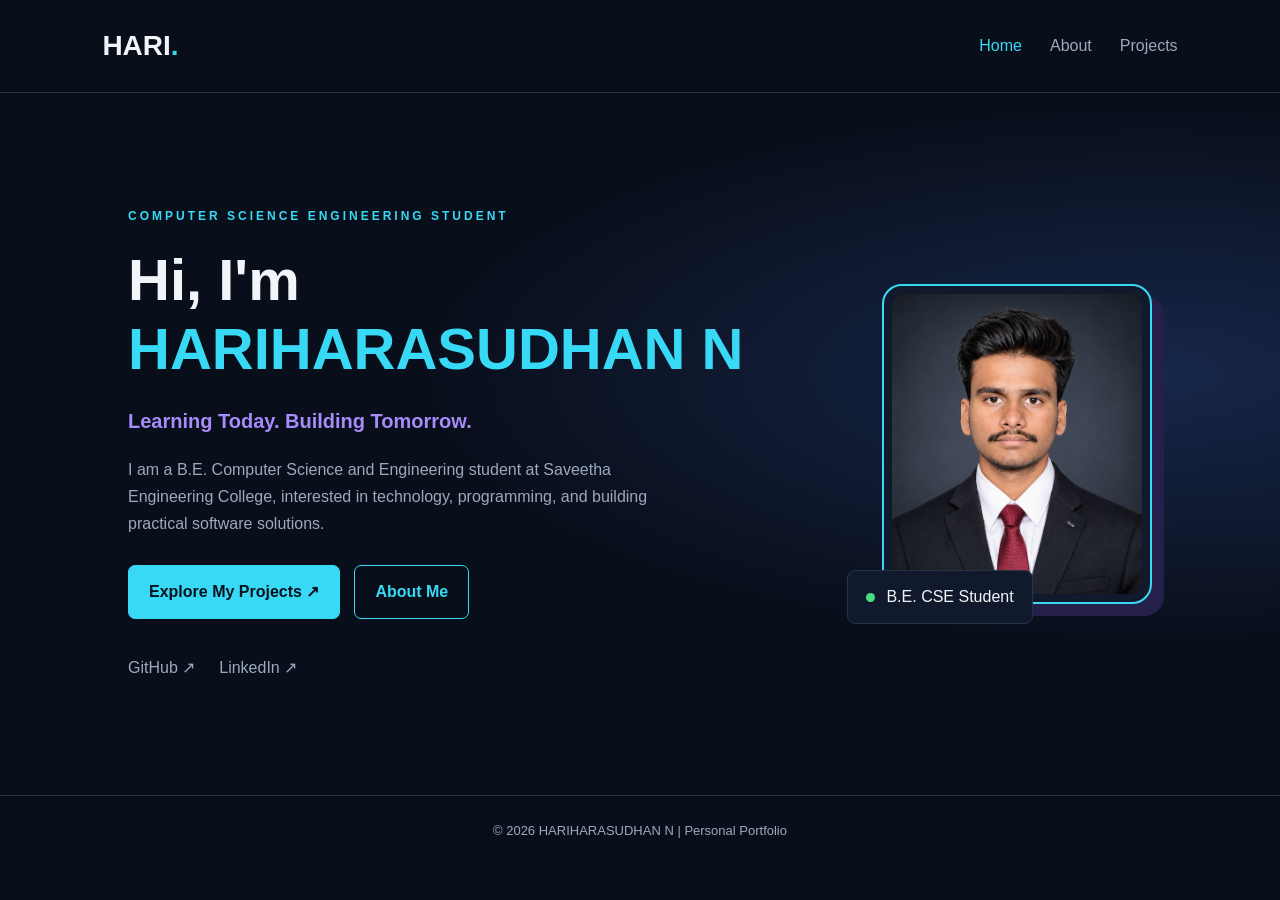
<file: my_portfolio/index.html>
<!DOCTYPE html>
<html lang="en">
<head>
    <meta charset="UTF-8">
    <meta name="viewport" content="width=device-width, initial-scale=1.0">
    <title>Hari | Home</title>
    <link rel="stylesheet" href="style.css">
</head>
<body>

    <nav class="navbar">
        <a href="index.html" class="logo">HARI<span>.</span></a>

        <div class="nav-links">
            <a href="index.html" class="active">Home</a>
            <a href="about.html">About</a>
            <a href="projects.html">Projects</a>
        </div>
    </nav>

    <main class="hero">
        <div class="hero-content">
            <p class="tag">COMPUTER SCIENCE ENGINEERING STUDENT</p>

            <h1>Hi, I'm<br><span>HARIHARASUDHAN N</span></h1>

            <h2>Learning Today. Building Tomorrow.</h2>

            <p class="description">
                I am a B.E. Computer Science and Engineering student
                at Saveetha Engineering College, interested in technology,
                programming, and building practical software solutions.
            </p>

            <div class="buttons">
                <a href="projects.html" class="btn">Explore My Projects ↗</a>
                <a href="about.html" class="btn secondary">About Me</a>
            </div>

            <div class="social-links">
                <a href="https://github.com/HARI5865" target="_blank"
                   rel="noopener noreferrer">GitHub ↗</a>

                <a href="https://www.linkedin.com/in/hari-nallathambi-22729832a/"
                   target="_blank" rel="noopener noreferrer">LinkedIn ↗</a>
            </div>
        </div>

        <div class="hero-image">
            <div class="image-frame">
                <img src="photo.png" alt="HARIHARASUDHAN N">
            </div>

            <div class="floating-card">
                <span class="status-dot"></span>
                B.E. CSE Student
            </div>
        </div>
    </main>

    <footer>
        <p>© 2026 HARIHARASUDHAN N | Personal Portfolio</p>
    </footer>

</body>
</html>
</file>
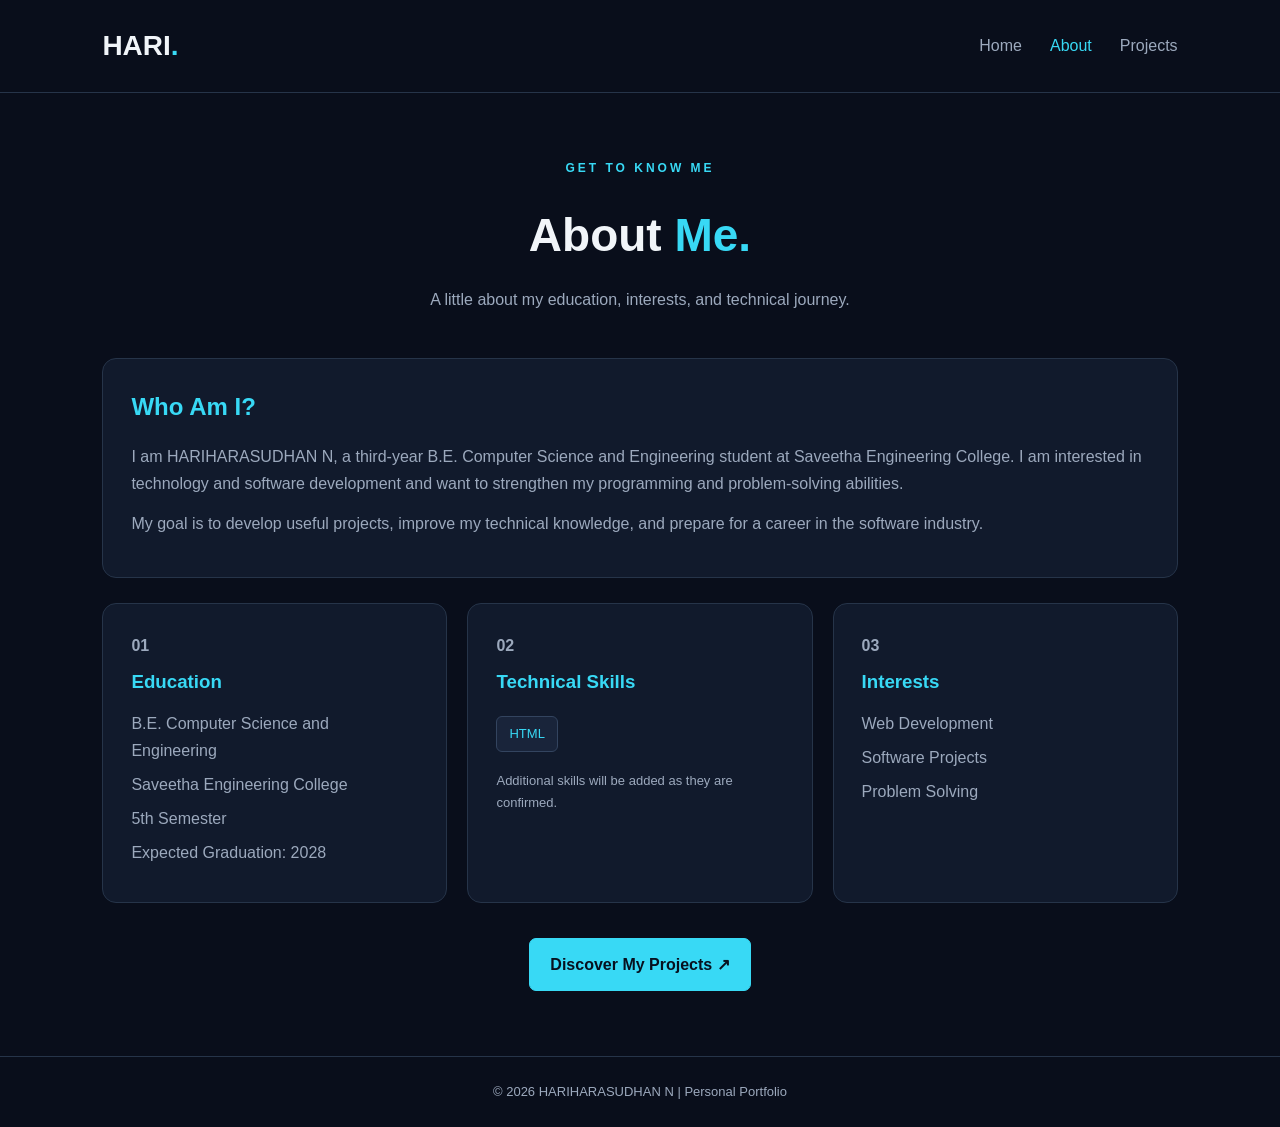
<file: my_portfolio/about.html>
<!DOCTYPE html>
<html lang="en">
<head>
    <meta charset="UTF-8">
    <meta name="viewport" content="width=device-width, initial-scale=1.0">
    <title>Hari | About</title>
    <link rel="stylesheet" href="style.css">
</head>
<body>

    <nav class="navbar">
        <a href="index.html" class="logo">HARI<span>.</span></a>

        <div class="nav-links">
            <a href="index.html">Home</a>
            <a href="about.html" class="active">About</a>
            <a href="projects.html">Projects</a>
        </div>
    </nav>

    <main class="page-container">

        <section class="page-heading">
            <p class="tag">GET TO KNOW ME</p>
            <h1>About <span>Me.</span></h1>
            <p>A little about my education, interests, and technical journey.</p>
        </section>

        <section class="about-card">
            <h2>Who Am I?</h2>

            <p>
                I am HARIHARASUDHAN N, a third-year B.E. Computer Science
                and Engineering student at Saveetha Engineering College.
                I am interested in technology and software development
                and want to strengthen my programming and problem-solving
                abilities.
            </p>

            <p>
                My goal is to develop useful projects, improve my technical
                knowledge, and prepare for a career in the software industry.
            </p>
        </section>

        <section class="details-grid">
            <div class="info-card">
                <p class="card-number">01</p>
                <h3>Education</h3>
                <p>B.E. Computer Science and Engineering</p>
                <p>Saveetha Engineering College</p>
                <p>5th Semester</p>
                <p>Expected Graduation: 2028</p>
            </div>

            <div class="info-card">
                <p class="card-number">02</p>
                <h3>Technical Skills</h3>
                <div class="skill-list">
                    <span>HTML</span>
                </div>
                <p class="muted">
                    Additional skills will be added as they are confirmed.
                </p>
            </div>

            <div class="info-card">
                <p class="card-number">03</p>
                <h3>Interests</h3>
                <p>Web Development</p>
                <p>Software Projects</p>
                <p>Problem Solving</p>
            </div>
        </section>

        <div class="center">
            <a href="projects.html" class="btn">Discover My Projects ↗</a>
        </div>

    </main>

    <footer>
        <p>© 2026 HARIHARASUDHAN N | Personal Portfolio</p>
    </footer>

</body>
</html>
</file>
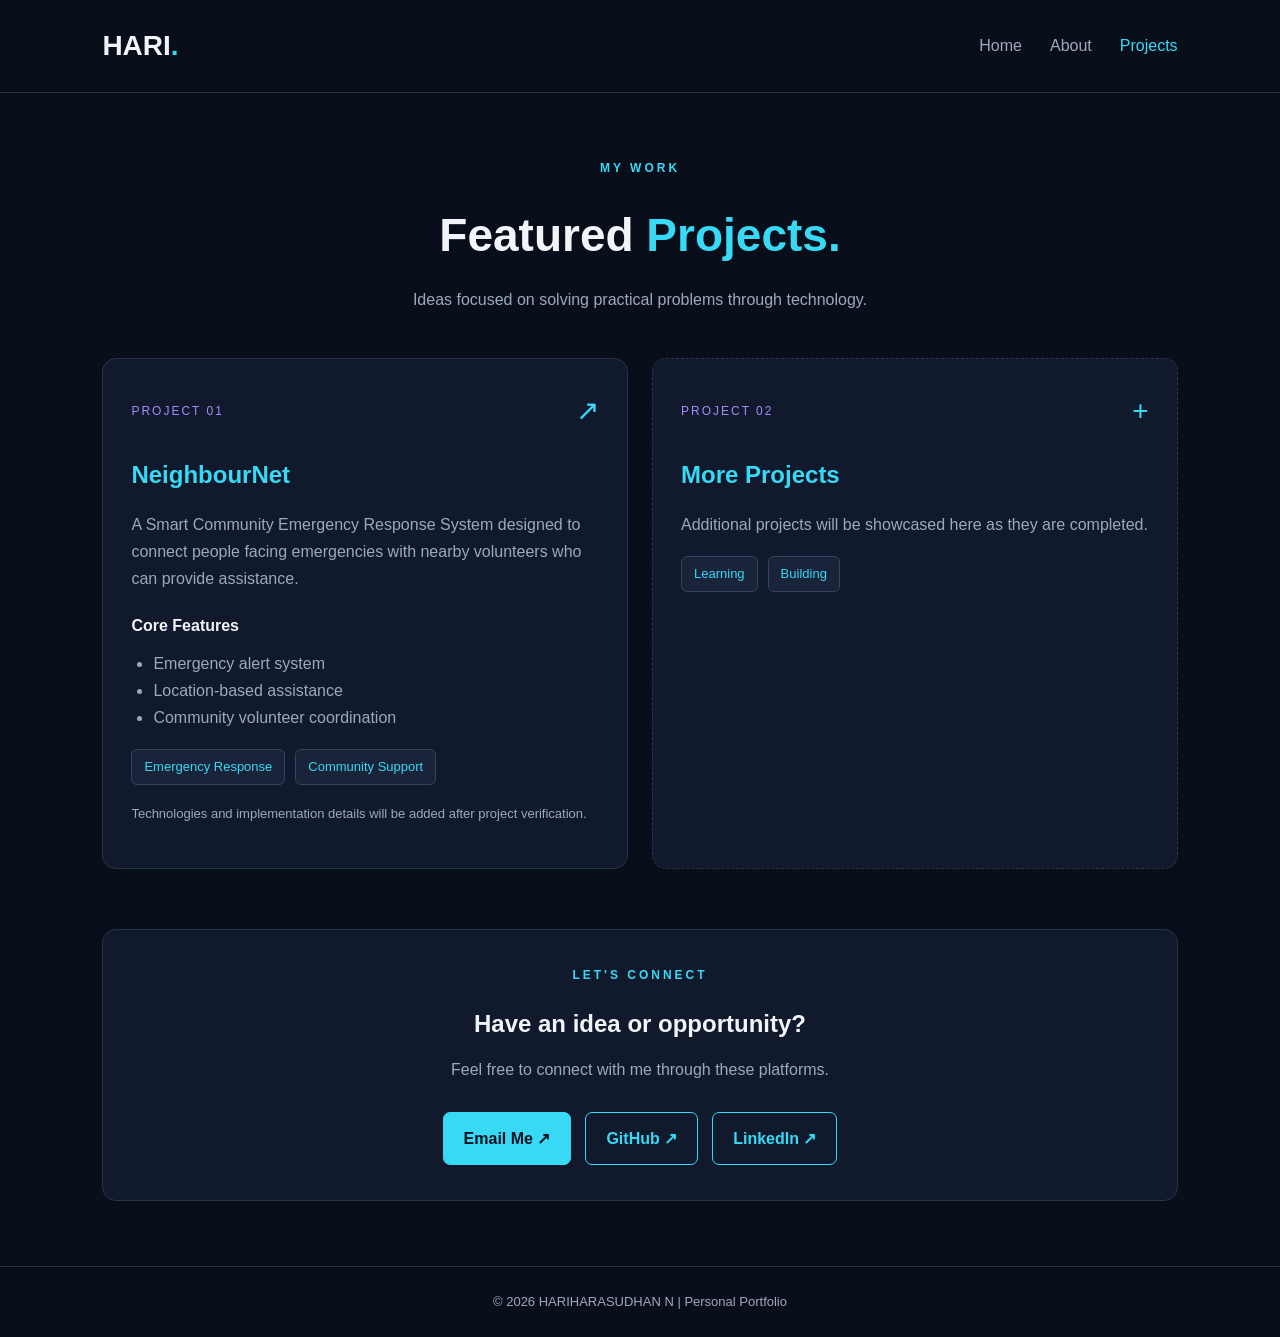
<file: my_portfolio/projects.html>
<!DOCTYPE html>
<html lang="en">
<head>
    <meta charset="UTF-8">
    <meta name="viewport" content="width=device-width, initial-scale=1.0">
    <title>Hari | Projects</title>
    <link rel="stylesheet" href="style.css">
</head>
<body>

    <nav class="navbar">
        <a href="index.html" class="logo">HARI<span>.</span></a>

        <div class="nav-links">
            <a href="index.html">Home</a>
            <a href="about.html">About</a>
            <a href="projects.html" class="active">Projects</a>
        </div>
    </nav>

    <main class="page-container">

        <section class="page-heading">
            <p class="tag">MY WORK</p>
            <h1>Featured <span>Projects.</span></h1>
            <p>Ideas focused on solving practical problems through technology.</p>
        </section>

        <section class="project-grid">

            <article class="project-card">
                <div class="project-top">
                    <span class="project-label">PROJECT 01</span>
                    <span class="project-symbol">↗</span>
                </div>

                <h2>NeighbourNet</h2>

                <p>
                    A Smart Community Emergency Response System designed
                    to connect people facing emergencies with nearby
                    volunteers who can provide assistance.
                </p>

                <h3>Core Features</h3>

                <ul>
                    <li>Emergency alert system</li>
                    <li>Location-based assistance</li>
                    <li>Community volunteer coordination</li>
                </ul>

                <div class="skill-list">
                    <span>Emergency Response</span>
                    <span>Community Support</span>
                </div>

                <p class="muted">
                    Technologies and implementation details will be added
                    after project verification.
                </p>
            </article>

            <article class="project-card upcoming">
                <div class="project-top">
                    <span class="project-label">PROJECT 02</span>
                    <span class="project-symbol">+</span>
                </div>

                <h2>More Projects</h2>

                <p>
                    Additional projects will be showcased here as they
                    are completed.
                </p>

                <div class="skill-list">
                    <span>Learning</span>
                    <span>Building</span>
                </div>
            </article>

        </section>

        <section class="contact-section">
            <p class="tag">LET'S CONNECT</p>
            <h2>Have an idea or opportunity?</h2>
            <p>Feel free to connect with me through these platforms.</p>

            <div class="buttons">
                <a href="mailto:harinallathambi381@gmail.com" class="btn">
                    Email Me ↗
                </a>

                <a href="https://github.com/HARI5865"
                   target="_blank" rel="noopener noreferrer"
                   class="btn secondary">
                    GitHub ↗
                </a>

                <a href="https://www.linkedin.com/in/hari-nallathambi-22729832a/"
                   target="_blank" rel="noopener noreferrer"
                   class="btn secondary">
                    LinkedIn ↗
                </a>
            </div>
        </section>

    </main>

    <footer>
        <p>© 2026 HARIHARASUDHAN N | Personal Portfolio</p>
    </footer>

</body>
</html>
</file>
<file: my_portfolio/style.css>
* {
    margin: 0;
    padding: 0;
    box-sizing: border-box;
    scroll-behavior: smooth;
}

:root {
    --background: #090e1b;
    --card: #111a2c;
    --accent: #38d9f5;
    --purple: #a78bfa;
    --text: #f1f5f9;
    --muted: #9ca9bd;
    --border: #263449;
}

body {
    font-family: Arial, sans-serif;
    background: var(--background);
    color: var(--text);
    line-height: 1.7;
}

.navbar {
    display: flex;
    justify-content: space-between;
    align-items: center;
    padding: 22px 8%;
    border-bottom: 1px solid var(--border);
}

.logo {
    font-size: 28px;
    font-weight: bold;
    color: var(--text);
    text-decoration: none;
}

.logo span,
.hero h1 span,
.page-heading h1 span {
    color: var(--accent);
}

.nav-links {
    display: flex;
    gap: 28px;
}

.nav-links a {
    color: var(--muted);
    text-decoration: none;
    transition: color 0.3s;
}

.nav-links a:hover,
.nav-links a.active {
    color: var(--accent);
}

.hero {
    min-height: 78vh;
    display: flex;
    justify-content: space-between;
    align-items: center;
    gap: 60px;
    padding: 70px 10%;
    background:
        radial-gradient(ellipse at 90% 40%, #17274a 0%, transparent 45%);
}

.hero-content {
    max-width: 650px;
}

.tag {
    color: var(--accent);
    font-size: 12px;
    font-weight: bold;
    letter-spacing: 3px;
    margin-bottom: 18px;
}

.hero h1 {
    font-size: clamp(34px, 5vw, 58px);
    line-height: 1.2;
    margin-bottom: 20px;
}

.hero h2 {
    font-size: 20px;
    color: var(--purple);
    margin-bottom: 18px;
}

.description {
    color: var(--muted);
    max-width: 550px;
}

.buttons {
    display: flex;
    flex-wrap: wrap;
    gap: 14px;
    margin-top: 28px;
}

.btn {
    display: inline-block;
    padding: 12px 20px;
    border: 1px solid var(--accent);
    border-radius: 7px;
    background: var(--accent);
    color: #07111f;
    font-weight: bold;
    text-decoration: none;
    transition: transform 0.3s, background 0.3s;
}

.btn:hover {
    transform: translateY(-4px);
    background: #7ceaff;
}

.btn.secondary {
    background: transparent;
    color: var(--accent);
}

.btn.secondary:hover {
    background: #14253a;
}

.hero-image {
    position: relative;
    flex-shrink: 0;
}

.image-frame {
    width: 270px;
    height: 320px;
    padding: 8px;
    border: 2px solid var(--accent);
    border-radius: 20px;
    background: var(--card);
    box-shadow: 12px 12px 0 #25204b;
}

.image-frame img {
    width: 100%;
    height: 100%;
    object-fit: cover;
    border-radius: 13px;
}

.floating-card {
    position: absolute;
    bottom: -20px;
    left: -35px;
    padding: 12px 18px;
    border: 1px solid var(--border);
    border-radius: 8px;
    background: var(--card);
}

.status-dot {
    display: inline-block;
    width: 9px;
    height: 9px;
    border-radius: 50%;
    background: #4ade80;
    margin-right: 7px;
}

.social-links {
    display: flex;
    gap: 24px;
    margin-top: 35px;
}

.social-links a {
    color: var(--muted);
    text-decoration: none;
    transition: color 0.3s;
}

.social-links a:hover {
    color: var(--accent);
}

.page-container {
    width: 84%;
    max-width: 1100px;
    margin: auto;
    padding: 65px 0;
}

.page-heading {
    text-align: center;
    margin-bottom: 45px;
}

.page-heading h1 {
    font-size: clamp(32px, 5vw, 46px);
    margin-bottom: 12px;
}

.page-heading > p:last-child {
    color: var(--muted);
}

.about-card,
.info-card,
.project-card {
    padding: 28px;
    border: 1px solid var(--border);
    border-radius: 14px;
    background: var(--card);
    transition: transform 0.3s, border-color 0.3s;
}

.about-card {
    margin-bottom: 25px;
}

.about-card h2 {
    color: var(--accent);
    margin-bottom: 15px;
}

.about-card p {
    color: var(--muted);
    margin-bottom: 12px;
}

.details-grid {
    display: grid;
    grid-template-columns: repeat(3, minmax(0, 1fr));
    gap: 20px;
}

.info-card:hover,
.project-card:hover {
    transform: translateY(-6px);
    border-color: var(--accent);
}

.card-number {
    color: var(--purple);
    font-weight: bold;
    margin-bottom: 12px;
}

.info-card h3 {
    color: var(--accent);
    margin-bottom: 12px;
}

.info-card p {
    color: var(--muted);
    margin-bottom: 7px;
}

.skill-list {
    display: flex;
    flex-wrap: wrap;
    gap: 10px;
    margin: 18px 0;
}

.skill-list span {
    padding: 6px 12px;
    border: 1px solid #33445f;
    border-radius: 6px;
    background: #19243a;
    color: var(--accent);
    font-size: 13px;
}

.muted {
    color: var(--muted);
    font-size: 13px;
}

.center {
    text-align: center;
    margin-top: 35px;
}

.project-grid {
    display: grid;
    grid-template-columns: repeat(2, minmax(0, 1fr));
    gap: 24px;
}

.project-top {
    display: flex;
    justify-content: space-between;
    align-items: center;
    margin-bottom: 20px;
}

.project-label {
    color: var(--purple);
    font-size: 12px;
    letter-spacing: 2px;
}

.project-symbol {
    color: var(--accent);
    font-size: 28px;
}

.project-card h2 {
    color: var(--accent);
    margin-bottom: 15px;
}

.project-card p {
    color: var(--muted);
    margin-bottom: 15px;
}

.project-card h3 {
    margin-top: 20px;
    font-size: 16px;
}

.project-card ul {
    padding-left: 22px;
    color: var(--muted);
    margin-top: 10px;
}

.upcoming {
    border-style: dashed;
}

.contact-section {
    margin-top: 60px;
    padding: 35px;
    text-align: center;
    border: 1px solid var(--border);
    border-radius: 14px;
    background: var(--card);
}

.contact-section h2 {
    margin-bottom: 12px;
}

.contact-section > p:not(.tag) {
    color: var(--muted);
}

.contact-section .buttons {
    justify-content: center;
}

footer {
    padding: 24px;
    border-top: 1px solid var(--border);
    text-align: center;
    color: var(--muted);
    font-size: 13px;
}

@media (max-width: 800px) {
    .hero {
        flex-direction: column-reverse;
        text-align: center;
        padding: 55px 7%;
    }

    .hero-content {
        width: 100%;
    }

    .hero-image {
        margin-bottom: 20px;
    }

    .buttons,
    .social-links {
        justify-content: center;
    }

    .details-grid {
        grid-template-columns: repeat(2, minmax(0, 1fr));
    }

    .project-grid {
        grid-template-columns: 1fr;
    }
}

@media (max-width: 550px) {
    .navbar {
        flex-direction: column;
        gap: 15px;
    }

    .nav-links {
        justify-content: center;
        flex-wrap: wrap;
        gap: 12px 20px;
    }

    .hero h1 {
        font-size: 34px;
    }

    .image-frame {
        width: 220px;
        height: 260px;
    }

    .floating-card {
        left: -15px;
    }

    .page-container {
        width: 90%;
        padding: 45px 0;
    }

    .details-grid {
        grid-template-columns: 1fr;
    }

    .contact-section {
        padding: 25px 15px;
    }
}
</file>
